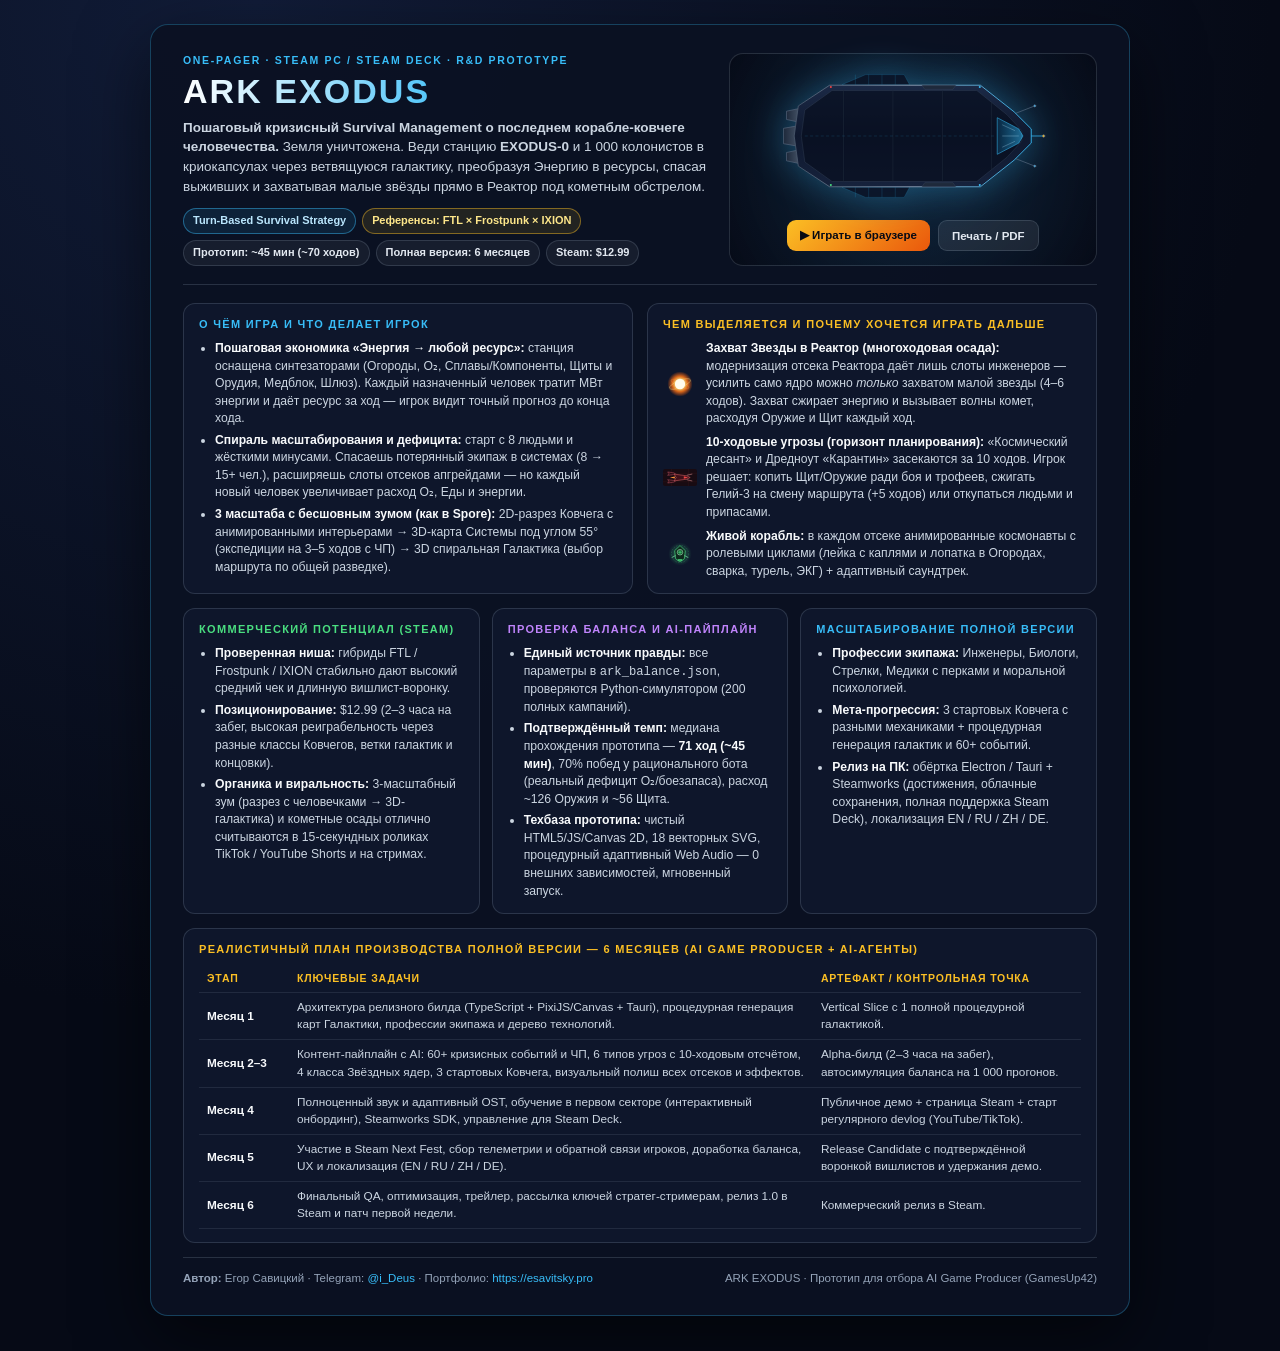
<file: onepager.html>
<!DOCTYPE html>
<html lang="ru">
<head>
  <meta charset="UTF-8" />
  <meta name="viewport" content="width=device-width, initial-scale=1.0" />
  <title>ARK EXODUS — One-Pager (GamesUp42)</title>
  <style>
    :root {
      --bg: #060a16;
      --card: #0e162b;
      --border: rgba(148, 163, 184, 0.22);
      --text: #f1f5f9;
      --muted: #94a3b8;
      --cyan: #38bdf8;
      --gold: #fbbf24;
      --green: #4ade80;
      --purple: #c084fc;
      --red: #f87171;
      --font: 'Inter', -apple-system, BlinkMacSystemFont, 'Segoe UI', Roboto, sans-serif;
    }
    * { box-sizing: border-box; margin: 0; padding: 0; }
    body {
      background: radial-gradient(circle at 20% 0%, #111c38 0%, var(--bg) 60%);
      color: var(--text);
      font-family: var(--font);
      line-height: 1.45;
      padding: 24px 16px 36px;
    }
    .page {
      max-width: 980px;
      margin: 0 auto;
      background: rgba(11, 17, 34, 0.94);
      border: 1px solid rgba(56, 189, 248, 0.28);
      border-radius: 18px;
      padding: 28px 32px;
      box-shadow: 0 24px 70px rgba(0, 0, 0, 0.55);
    }
    .hero {
      display: grid;
      grid-template-columns: 1.35fr 0.95fr;
      gap: 22px;
      align-items: center;
      padding-bottom: 18px;
      border-bottom: 1px solid var(--border);
      margin-bottom: 18px;
    }
    .eyebrow {
      font-size: 10.5px;
      font-weight: 800;
      letter-spacing: 0.16em;
      color: var(--cyan);
      margin-bottom: 6px;
    }
    h1 {
      font-size: 34px;
      letter-spacing: 0.06em;
      line-height: 1.05;
      background: linear-gradient(90deg, #fff, #38bdf8 55%, #fbbf24);
      -webkit-background-clip: text;
      -webkit-text-fill-color: transparent;
      margin-bottom: 8px;
    }
    .pitch {
      font-size: 13.5px;
      color: #cbd5e1;
      margin-bottom: 12px;
    }
    .pills {
      display: flex;
      flex-wrap: wrap;
      gap: 6px;
    }
    .pill {
      font-size: 11px;
      font-weight: 700;
      padding: 4px 9px;
      border-radius: 999px;
      background: rgba(255, 255, 255, 0.05);
      border: 1px solid var(--border);
      color: #e2e8f0;
    }
    .pill.gold { border-color: rgba(251, 191, 36, 0.45); color: #fde68a; background: rgba(251, 191, 36, 0.1); }
    .pill.cyan { border-color: rgba(56, 189, 248, 0.45); color: #bae6fd; background: rgba(56, 189, 248, 0.1); }

    .hero-art-box {
      background: radial-gradient(circle at 50% 50%, rgba(56, 189, 248, 0.14), rgba(6, 10, 22, 0.85));
      border: 1px solid var(--border);
      border-radius: 14px;
      padding: 14px;
      text-align: center;
    }
    .hero-art-box img {
      width: 100%;
      max-height: 136px;
      object-fit: contain;
      filter: drop-shadow(0 0 18px rgba(56, 189, 248, 0.35));
    }
    .hero-actions {
      margin-top: 10px;
      display: flex;
      justify-content: center;
      gap: 8px;
    }
    .btn {
      display: inline-block;
      text-decoration: none;
      font-size: 11.5px;
      font-weight: 800;
      padding: 7px 13px;
      border-radius: 9px;
      cursor: pointer;
      border: none;
      font-family: inherit;
    }
    .btn-play { background: linear-gradient(135deg, #fbbf24, #ea580c); color: #070a14; }
    .btn-print { background: rgba(255,255,255,0.08); color: #e2e8f0; border: 1px solid var(--border); }

    .grid-2 {
      display: grid;
      grid-template-columns: 1fr 1fr;
      gap: 14px;
      margin-bottom: 14px;
    }
    .grid-3 {
      display: grid;
      grid-template-columns: repeat(3, 1fr);
      gap: 12px;
      margin-bottom: 14px;
    }
    .card {
      background: var(--card);
      border: 1px solid var(--border);
      border-radius: 12px;
      padding: 13px 15px;
    }
    .card h2 {
      font-size: 11px;
      font-weight: 800;
      letter-spacing: 0.12em;
      text-transform: uppercase;
      color: var(--cyan);
      margin-bottom: 7px;
    }
    .card h2.gold { color: var(--gold); }
    .card h2.green { color: var(--green); }
    .card h2.purple { color: var(--purple); }
    .card p, .card li {
      font-size: 12.2px;
      color: #cbd5e1;
      line-height: 1.44;
    }
    .card ul {
      padding-left: 16px;
      display: flex;
      flex-direction: column;
      gap: 4px;
    }
    .card strong { color: #f8fafc; }

    .usp-row {
      display: flex;
      align-items: center;
      gap: 9px;
      margin-bottom: 6px;
    }
    .usp-row img {
      width: 34px;
      height: 28px;
      object-fit: contain;
      flex-shrink: 0;
    }

    .roadmap-table {
      width: 100%;
      border-collapse: collapse;
      font-size: 11.8px;
      margin-top: 4px;
    }
    .roadmap-table th, .roadmap-table td {
      text-align: left;
      padding: 6px 8px;
      border-bottom: 1px solid rgba(148, 163, 184, 0.14);
      color: #cbd5e1;
    }
    .roadmap-table th {
      color: var(--gold);
      font-weight: 800;
      font-size: 10.5px;
      text-transform: uppercase;
      letter-spacing: 0.08em;
    }
    .roadmap-table td:first-child {
      white-space: nowrap;
      font-weight: 800;
      color: #f8fafc;
      width: 90px;
    }

    .footer {
      margin-top: 14px;
      padding-top: 12px;
      border-top: 1px solid var(--border);
      display: flex;
      justify-content: space-between;
      align-items: center;
      flex-wrap: wrap;
      gap: 10px;
      font-size: 11.5px;
      color: var(--muted);
    }
    .footer a { color: var(--cyan); text-decoration: none; }

    @media (max-width: 780px) {
      .hero, .grid-2, .grid-3 { grid-template-columns: 1fr; }
    }
    @media print {
      body { background: #fff; color: #0f172a; padding: 0; }
      .page { box-shadow: none; border: none; border-radius: 0; padding: 12px 16px; background: #fff; color: #0f172a; max-width: 100%; }
      .card, .hero-art-box { background: #f8fafc; border-color: #cbd5e1; }
      .card p, .card li, .pitch, .roadmap-table td { color: #1e293b; }
      .card strong, .roadmap-table td:first-child { color: #0f172a; }
      .card h2 { color: #0369a1; }
      .hero-actions { display: none; }
      h1 { -webkit-text-fill-color: #0f172a; background: none; }
    }
  </style>
</head>
<body>
  <main class="page">
    <!-- ШАПКА -->
    <section class="hero">
      <div>
        <div class="eyebrow">ONE-PAGER · STEAM PC / STEAM DECK · R&amp;D PROTOTYPE</div>
        <h1>ARK EXODUS</h1>
        <p class="pitch">
          <strong>Пошаговый кризисный Survival Management о последнем корабле-ковчеге человечества.</strong>
          Земля уничтожена. Веди станцию <strong>EXODUS-0</strong> и 1 000 колонистов в криокапсулах через ветвящуюся галактику, преобразуя Энергию в ресурсы, спасая выживших и захватывая малые звёзды прямо в Реактор под кометным обстрелом.
        </p>
        <div class="pills">
          <span class="pill cyan">Turn-Based Survival Strategy</span>
          <span class="pill gold">Референсы: FTL × Frostpunk × IXION</span>
          <span class="pill">Прототип: ~45 мин (~70 ходов)</span>
          <span class="pill">Полная версия: 6 месяцев</span>
          <span class="pill">Steam: $12.99</span>
        </div>
      </div>

      <div class="hero-art-box">
        <img src="assets/svg/ark_hull.svg" alt="Ковчег EXODUS-0" />
        <div class="hero-actions">
          <a href="./" class="btn btn-play">▶ Играть в браузере</a>
          <button onclick="window.print()" class="btn btn-print">Печать / PDF</button>
        </div>
      </div>
    </section>

    <!-- ИДЕЯ И КОР-ЦИКЛ -->
    <section class="grid-2">
      <div class="card">
        <h2>О чём игра и что делает игрок</h2>
        <ul>
          <li><strong>Пошаговая экономика «Энергия → любой ресурс»:</strong> станция оснащена синтезаторами (Огороды, O₂, Сплавы/Компоненты, Щиты и Орудия, Медблок, Шлюз). Каждый назначенный человек тратит МВт энергии и даёт ресурс за ход — игрок видит точный прогноз до конца хода.</li>
          <li><strong>Спираль масштабирования и дефицита:</strong> старт с 8 людьми и жёсткими минусами. Спасаешь потерянный экипаж в системах (8 → 15+ чел.), расширяешь слоты отсеков апгрейдами — но каждый новый человек увеличивает расход O₂, Еды и энергии.</li>
          <li><strong>3 масштаба с бесшовным зумом (как в Spore):</strong> 2D-разрез Ковчега с анимированными интерьерами → 3D-карта Системы под углом 55° (экспедиции на 3–5 ходов с ЧП) → 3D спиральная Галактика (выбор маршрута по общей разведке).</li>
        </ul>
      </div>

      <div class="card">
        <h2 class="gold">Чем выделяется и почему хочется играть дальше</h2>
        <div class="usp-row">
          <img src="assets/svg/star_core.svg" alt="" />
          <p><strong>Захват Звезды в Реактор (многоходовая осада):</strong> модернизация отсека Реактора даёт лишь слоты инженеров — усилить само ядро можно <em>только</em> захватом малой звезды (4–6 ходов). Захват сжирает энергию и вызывает волны комет, расходуя Оружие и Щит каждый ход.</p>
        </div>
        <div class="usp-row">
          <img src="assets/svg/threat_marines.svg" alt="" />
          <p><strong>10-ходовые угрозы (горизонт планирования):</strong> «Космический десант» и Дредноут «Карантин» засекаются за 10 ходов. Игрок решает: копить Щит/Оружие ради боя и трофеев, сжигать Гелий-3 на смену маршрута (+5 ходов) или откупаться людьми и припасами.</p>
        </div>
        <div class="usp-row" style="margin-bottom:0;">
          <img src="assets/svg/node_capsule.svg" alt="" />
          <p><strong>Живой корабль:</strong> в каждом отсеке анимированные космонавты с ролевыми циклами (лейка с каплями и лопатка в Огородах, сварка, турель, ЭКГ) + адаптивный саундтрек.</p>
        </div>
      </div>
    </section>

    <!-- КОММЕРЧЕСКИЙ ПОТЕНЦИАЛ, БАЛАНС И РЫНОК STEAM -->
    <section class="grid-3">
      <div class="card">
        <h2 class="green">Коммерческий потенциал (Steam)</h2>
        <ul>
          <li><strong>Проверенная ниша:</strong> гибриды FTL / Frostpunk / IXION стабильно дают высокий средний чек и длинную вишлист-воронку.</li>
          <li><strong>Позиционирование:</strong> $12.99 (2–3 часа на забег, высокая реиграбельность через разные классы Ковчегов, ветки галактик и концовки).</li>
          <li><strong>Органика и виральность:</strong> 3-масштабный зум (разрез с человечками → 3D-галактика) и кометные осады отлично считываются в 15-секундных роликах TikTok / YouTube Shorts и на стримах.</li>
        </ul>
      </div>

      <div class="card">
        <h2 class="purple">Проверка баланса и AI-пайплайн</h2>
        <ul>
          <li><strong>Единый источник правды:</strong> все параметры в <code>ark_balance.json</code>, проверяются Python-симулятором (200 полных кампаний).</li>
          <li><strong>Подтверждённый темп:</strong> медиана прохождения прототипа — <strong>71 ход (~45 мин)</strong>, 70% побед у рационального бота (реальный дефицит O₂/боезапаса), расход ~126 Оружия и ~56 Щита.</li>
          <li><strong>Техбаза прототипа:</strong> чистый HTML5/JS/Canvas 2D, 18 векторных SVG, процедурный адаптивный Web Audio — 0 внешних зависимостей, мгновенный запуск.</li>
        </ul>
      </div>

      <div class="card">
        <h2>Масштабирование полной версии</h2>
        <ul>
          <li><strong>Профессии экипажа:</strong> Инженеры, Биологи, Стрелки, Медики с перками и моральной психологией.</li>
          <li><strong>Мета-прогрессия:</strong> 3 стартовых Ковчега с разными механиками + процедурная генерация галактик и 60+ событий.</li>
          <li><strong>Релиз на ПК:</strong> обёртка Electron / Tauri + Steamworks (достижения, облачные сохранения, полная поддержка Steam Deck), локализация EN / RU / ZH / DE.</li>
        </ul>
      </div>
    </section>

    <!-- ПЛАН ПРОИЗВОДСТВА ДО 6 МЕСЯЦЕВ -->
    <section class="card">
      <h2 class="gold">Реалистичный план производства полной версии — 6 месяцев (AI Game Producer + AI-агенты)</h2>
      <table class="roadmap-table">
        <thead>
          <tr>
            <th>Этап</th>
            <th>Ключевые задачи</th>
            <th>Артефакт / Контрольная точка</th>
          </tr>
        </thead>
        <tbody>
          <tr>
            <td>Месяц 1</td>
            <td>Архитектура релизного билда (TypeScript + PixiJS/Canvas + Tauri), процедурная генерация карт Галактики, профессии экипажа и дерево технологий.</td>
            <td>Vertical Slice с 1 полной процедурной галактикой.</td>
          </tr>
          <tr>
            <td>Месяц 2–3</td>
            <td>Контент-пайплайн с AI: 60+ кризисных событий и ЧП, 6 типов угроз с 10-ходовым отсчётом, 4 класса Звёздных ядер, 3 стартовых Ковчега, визуальный полиш всех отсеков и эффектов.</td>
            <td>Alpha-билд (2–3 часа на забег), автосимуляция баланса на 1 000 прогонов.</td>
          </tr>
          <tr>
            <td>Месяц 4</td>
            <td>Полноценный звук и адаптивный OST, обучение в первом секторе (интерактивный онбординг), Steamworks SDK, управление для Steam Deck.</td>
            <td>Публичное демо + страница Steam + старт регулярного devlog (YouTube/TikTok).</td>
          </tr>
          <tr>
            <td>Месяц 5</td>
            <td>Участие в Steam Next Fest, сбор телеметрии и обратной связи игроков, доработка баланса, UX и локализация (EN / RU / ZH / DE).</td>
            <td>Release Candidate с подтверждённой воронкой вишлистов и удержания демо.</td>
          </tr>
          <tr>
            <td>Месяц 6</td>
            <td>Финальный QA, оптимизация, трейлер, рассылка ключей стратег-стримерам, релиз 1.0 в Steam и патч первой недели.</td>
            <td>Коммерческий релиз в Steam.</td>
          </tr>
        </tbody>
      </table>
    </section>

    <footer class="footer">
      <div><strong>Автор:</strong> Егор Савицкий · Telegram: <a href="https://t.me/i_Deus">@i_Deus</a> · Портфолио: <a href="https://esavitsky.pro">https://esavitsky.pro</a></div>
      <div>ARK EXODUS · Прототип для отбора AI Game Producer (GamesUp42)</div>
    </footer>
  </main>
</body>
</html>
</file>
